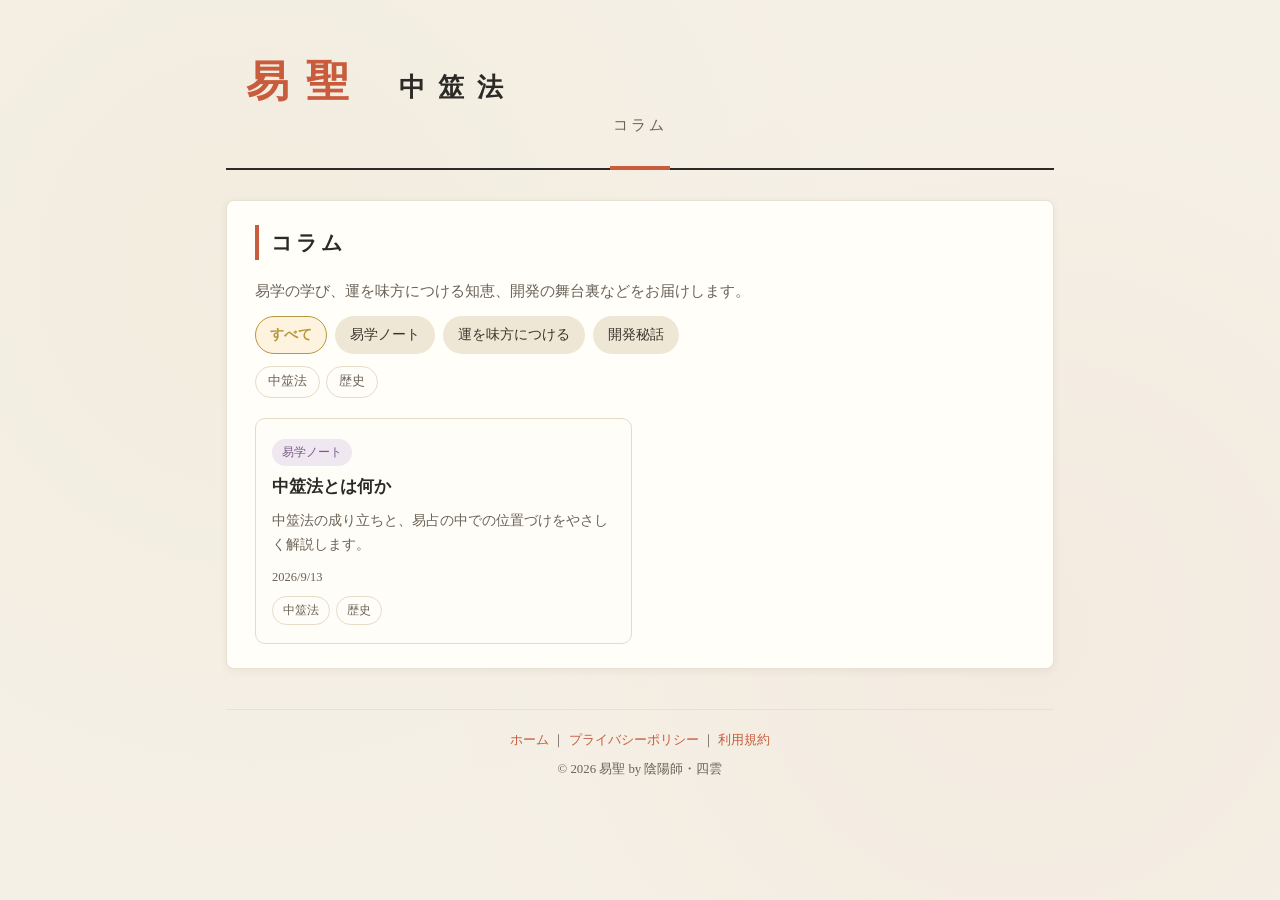
<file: column/index.html>
<!DOCTYPE html>
<html lang="ja">
<head>
<meta charset="UTF-8">
<meta name="viewport" content="width=device-width, initial-scale=1.0">
<title>コラム - 易聖（中筮法）</title>
<meta name="description" content="易聖（中筮法）のコラム。易学ノート、運を味方につける知恵、開発秘話などをお届けします。">
<link rel="icon" type="image/svg+xml" href="../icon.svg">
<link rel="apple-touch-icon" href="../icon.svg">
<meta name="theme-color" content="#2c2a26">
<link rel="stylesheet" href="../css/style.css">
</head>
<body>
<div class="container">

  <header class="header">
    <div class="header-title">
      <h1 class="title">
        <a href="../" style="text-decoration:none; color:inherit; display:flex; align-items:baseline; gap:20px;">
          <span class="brand-name">易聖</span><span class="title-sub">中筮法</span>
        </a>
      </h1>
      <p class="subtitle">コラム</p>
    </div>
  </header>

  <main>
    <section class="section">
      <h2>コラム</h2>
      <p class="column-intro">
        易学の学び、運を味方につける知恵、開発の舞台裏などをお届けします。
      </p>

      <!-- カテゴリタブ（「すべて」＋3種。JSで描画） -->
      <div class="column-tabs" id="column-tabs"></div>

      <!-- タグの絞り込みチップ（複数選択可。JSで描画） -->
      <div class="column-tags" id="column-tags"></div>

      <!-- 記事カード一覧（新着順。空なら空状態メッセージ） -->
      <div class="column-list" id="column-list"></div>
    </section>
  </main>

  <footer class="footer">
    <p class="footer-links">
      <a href="../">ホーム</a> ｜
      <a href="../privacy.html">プライバシーポリシー</a> ｜
      <a href="../terms.html">利用規約</a>
    </p>
    <p>&copy; 2026 易聖 by 陰陽師・四雲</p>
  </footer>
</div>

<script src="../data/columns.js"></script>
<script src="column.js"></script>
</body>
</html>
</file>
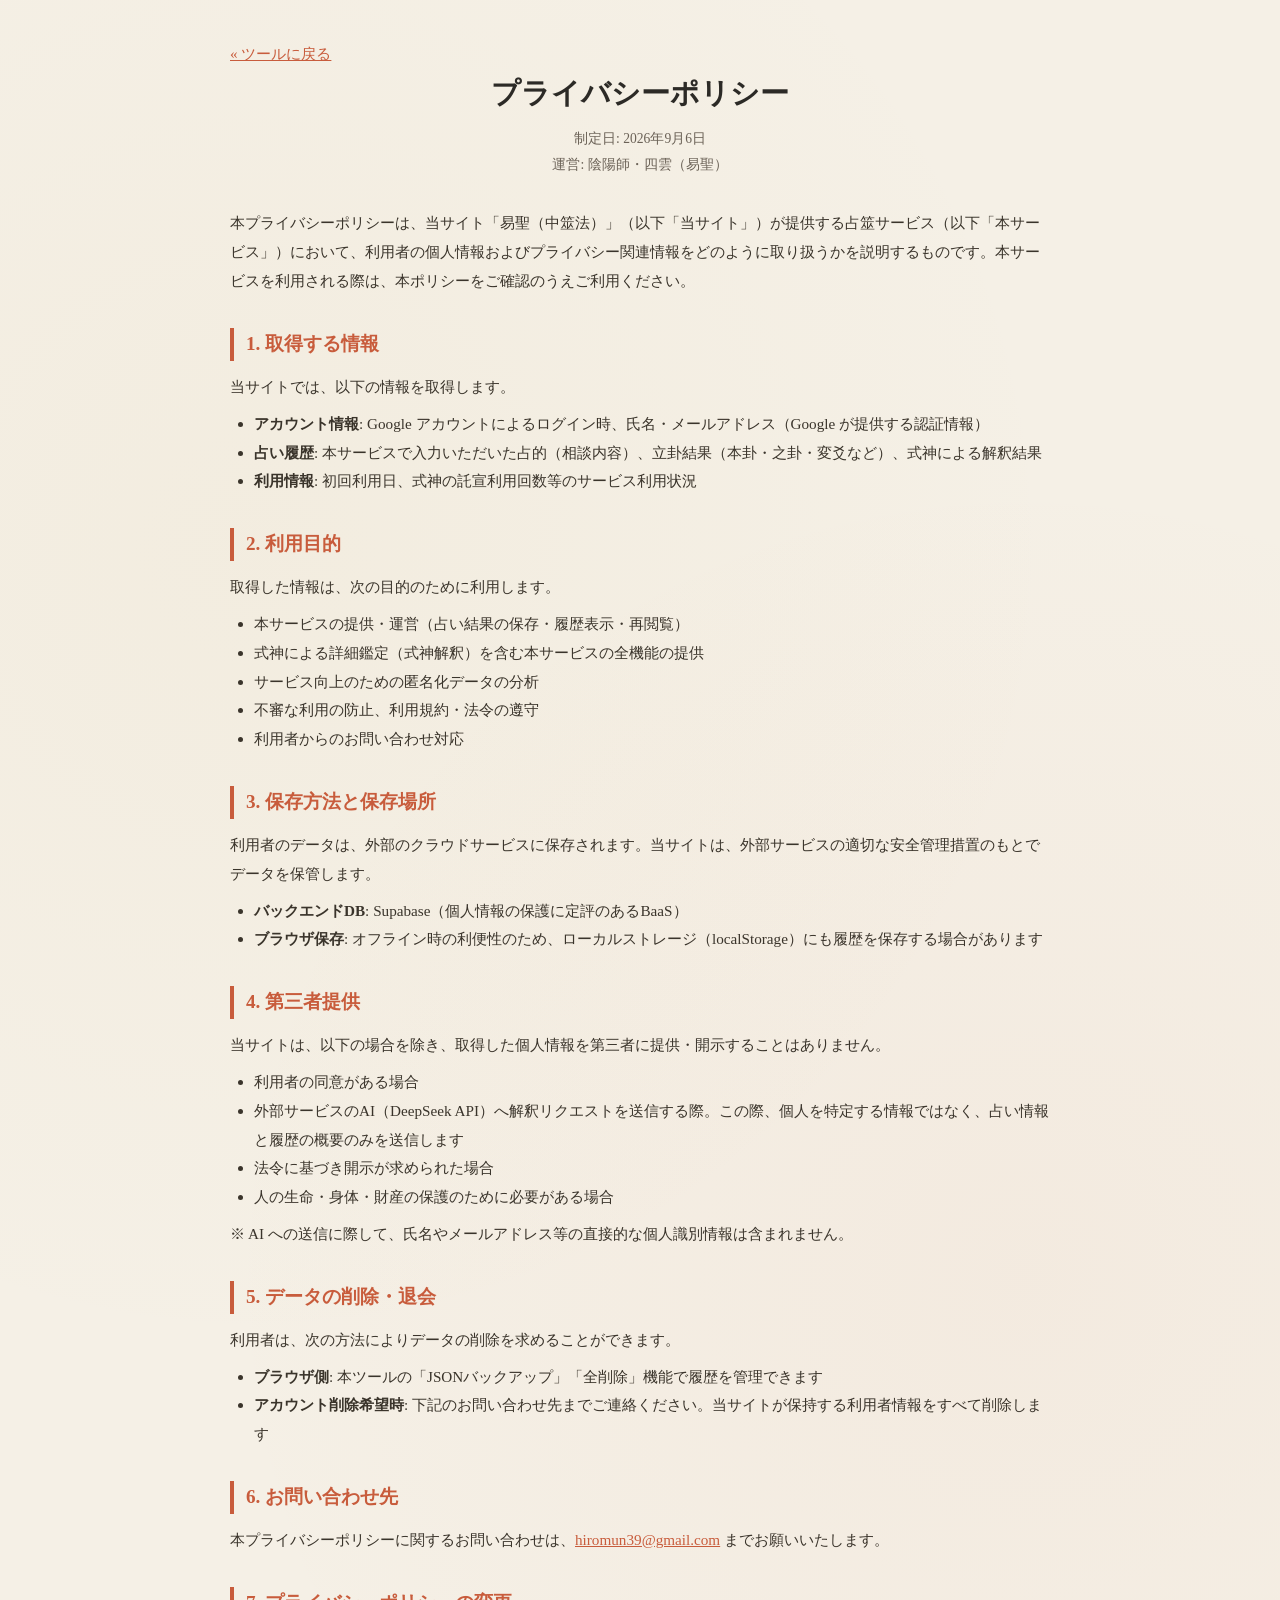
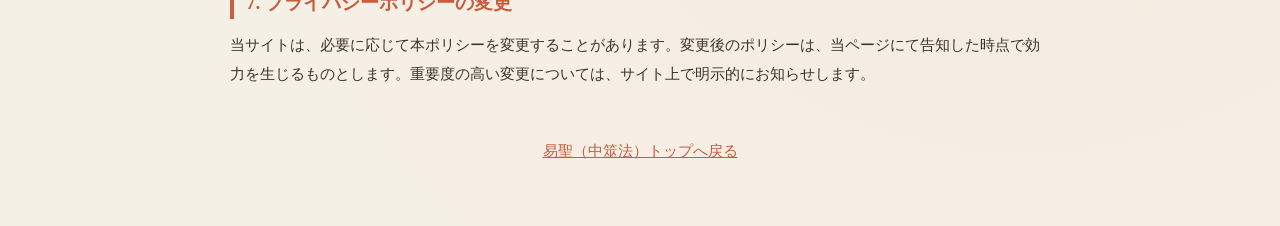
<file: privacy.html>
<!DOCTYPE html>
<html lang="ja">
<head>
<meta charset="UTF-8">
<meta name="viewport" content="width=device-width, initial-scale=1.0">
<title>プライバシーポリシー - 易聖（中筮法）</title>
<link rel="stylesheet" href="css/style.css">
</head>
<body>
<div class="legal-page">
<p><a href="./">&laquo; ツールに戻る</a></p>
<h1>プライバシーポリシー</h1>
<p class="updated">制定日: 2026年9月6日<br>運営: 陰陽師・四雲（易聖）</p>
<p>本プライバシーポリシーは、当サイト「易聖（中筮法）」（以下「当サイト」）が提供する占筮サービス（以下「本サービス」）において、利用者の個人情報およびプライバシー関連情報をどのように取り扱うかを説明するものです。本サービスを利用される際は、本ポリシーをご確認のうえご利用ください。</p>
<h2>1. 取得する情報</h2>
<p>当サイトでは、以下の情報を取得します。</p>
<ul>
<li><strong>アカウント情報</strong>: Google アカウントによるログイン時、氏名・メールアドレス（Google が提供する認証情報）</li>
<li><strong>占い履歴</strong>: 本サービスで入力いただいた占的（相談内容）、立卦結果（本卦・之卦・変爻など）、式神による解釈結果</li>
<li><strong>利用情報</strong>: 初回利用日、式神の託宣利用回数等のサービス利用状況</li>
</ul>
<h2>2. 利用目的</h2>
<p>取得した情報は、次の目的のために利用します。</p>
<ul>
<li>本サービスの提供・運営（占い結果の保存・履歴表示・再閲覧）</li>
<li>式神による詳細鑑定（式神解釈）を含む本サービスの全機能の提供</li>
<li>サービス向上のための匿名化データの分析</li>
<li>不審な利用の防止、利用規約・法令の遵守</li>
<li>利用者からのお問い合わせ対応</li>
</ul>
<h2>3. 保存方法と保存場所</h2>
<p>利用者のデータは、外部のクラウドサービスに保存されます。当サイトは、外部サービスの適切な安全管理措置のもとでデータを保管します。</p>
<ul>
<li><strong>バックエンドDB</strong>: Supabase（個人情報の保護に定評のあるBaaS）</li>
<li><strong>ブラウザ保存</strong>: オフライン時の利便性のため、ローカルストレージ（localStorage）にも履歴を保存する場合があります</li>
</ul>
<h2>4. 第三者提供</h2>
<p>当サイトは、以下の場合を除き、取得した個人情報を第三者に提供・開示することはありません。</p>
<ul>
<li>利用者の同意がある場合</li>
<li>外部サービスのAI（DeepSeek API）へ解釈リクエストを送信する際。この際、個人を特定する情報ではなく、占い情報と履歴の概要のみを送信します</li>
<li>法令に基づき開示が求められた場合</li>
<li>人の生命・身体・財産の保護のために必要がある場合</li>
</ul>
<p>※ AI への送信に際して、氏名やメールアドレス等の直接的な個人識別情報は含まれません。</p>
<h2>5. データの削除・退会</h2>
<p>利用者は、次の方法によりデータの削除を求めることができます。</p>
<ul>
<li><strong>ブラウザ側</strong>: 本ツールの「JSONバックアップ」「全削除」機能で履歴を管理できます</li>
<li><strong>アカウント削除希望時</strong>: 下記のお問い合わせ先までご連絡ください。当サイトが保持する利用者情報をすべて削除します</li>
</ul>
<h2>6. お問い合わせ先</h2>
<p>本プライバシーポリシーに関するお問い合わせは、<a href="mailto:hiromun39@gmail.com">hiromun39@gmail.com</a> までお願いいたします。</p>
<h2>7. プライバシーポリシーの変更</h2>
<p>当サイトは、必要に応じて本ポリシーを変更することがあります。変更後のポリシーは、当ページにて告知した時点で効力を生じるものとします。重要度の高い変更については、サイト上で明示的にお知らせします。</p>
<p class="back-link"><a href="./">易聖（中筮法）トップへ戻る</a></p>
</div>
</body>
</html>
</file>
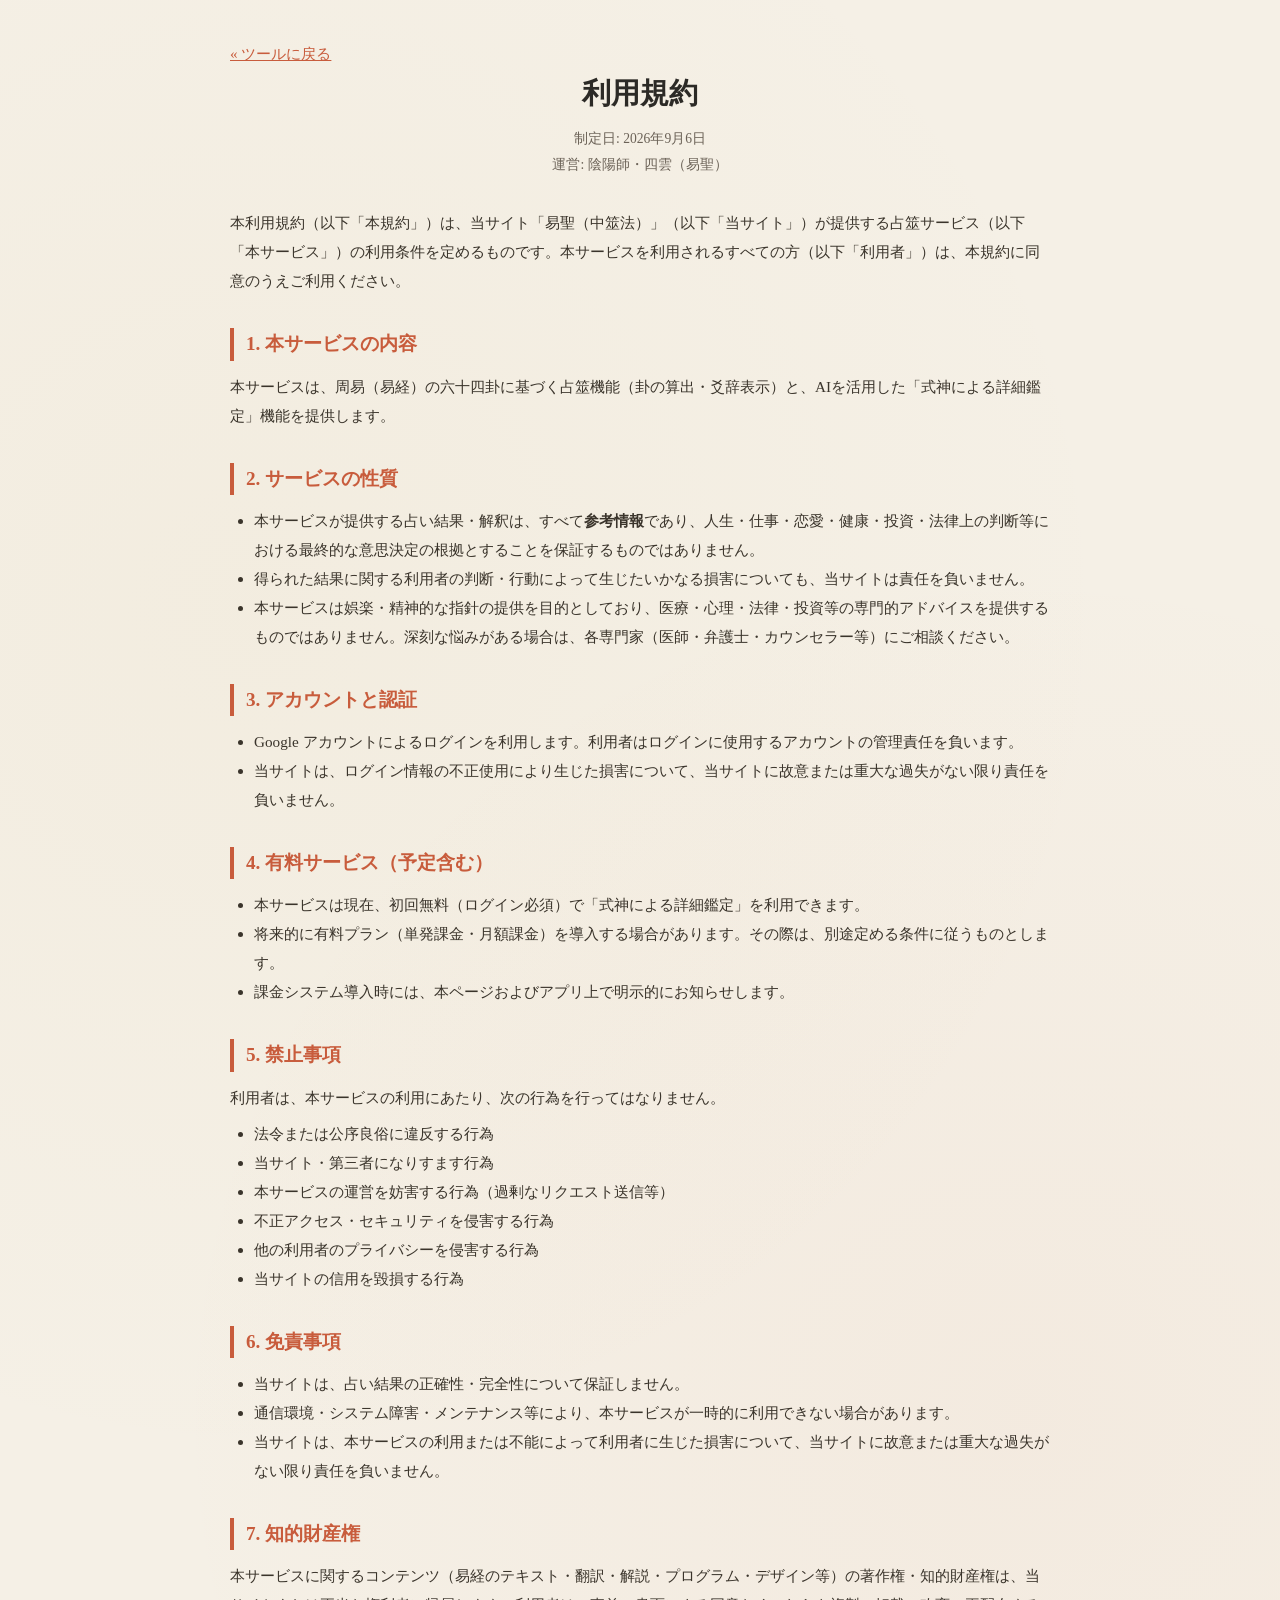
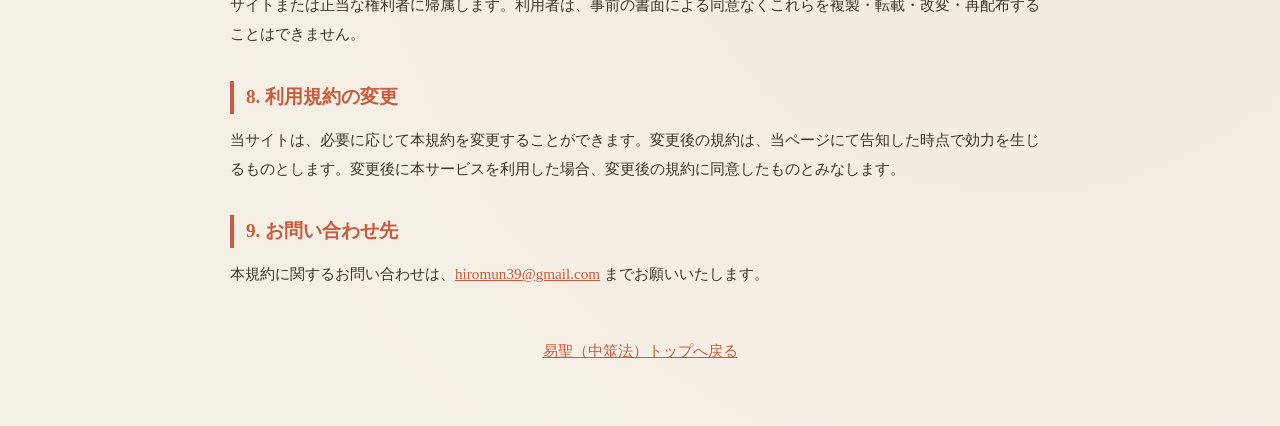
<file: terms.html>
<!DOCTYPE html>
<html lang="ja">
<head>
<meta charset="UTF-8">
<meta name="viewport" content="width=device-width, initial-scale=1.0">
<title>利用規約 - 易聖（中筮法）</title>
<link rel="stylesheet" href="css/style.css">
</head>
<body>
<div class="legal-page">
<p><a href="./">&laquo; ツールに戻る</a></p>
<h1>利用規約</h1>
<p class="updated">制定日: 2026年9月6日<br>運営: 陰陽師・四雲（易聖）</p>
<p>本利用規約（以下「本規約」）は、当サイト「易聖（中筮法）」（以下「当サイト」）が提供する占筮サービス（以下「本サービス」）の利用条件を定めるものです。本サービスを利用されるすべての方（以下「利用者」）は、本規約に同意のうえご利用ください。</p>
<h2>1. 本サービスの内容</h2>
<p>本サービスは、周易（易経）の六十四卦に基づく占筮機能（卦の算出・爻辞表示）と、AIを活用した「式神による詳細鑑定」機能を提供します。</p>
<h2>2. サービスの性質</h2>
<ul>
<li>本サービスが提供する占い結果・解釈は、すべて<strong>参考情報</strong>であり、人生・仕事・恋愛・健康・投資・法律上の判断等における最終的な意思決定の根拠とすることを保証するものではありません。</li>
<li>得られた結果に関する利用者の判断・行動によって生じたいかなる損害についても、当サイトは責任を負いません。</li>
<li>本サービスは娯楽・精神的な指針の提供を目的としており、医療・心理・法律・投資等の専門的アドバイスを提供するものではありません。深刻な悩みがある場合は、各専門家（医師・弁護士・カウンセラー等）にご相談ください。</li>
</ul>
<h2>3. アカウントと認証</h2>
<ul>
<li>Google アカウントによるログインを利用します。利用者はログインに使用するアカウントの管理責任を負います。</li>
<li>当サイトは、ログイン情報の不正使用により生じた損害について、当サイトに故意または重大な過失がない限り責任を負いません。</li>
</ul>
<h2>4. 有料サービス（予定含む）</h2>
<ul>
<li>本サービスは現在、初回無料（ログイン必須）で「式神による詳細鑑定」を利用できます。</li>
<li>将来的に有料プラン（単発課金・月額課金）を導入する場合があります。その際は、別途定める条件に従うものとします。</li>
<li>課金システム導入時には、本ページおよびアプリ上で明示的にお知らせします。</li>
</ul>
<h2>5. 禁止事項</h2>
<p>利用者は、本サービスの利用にあたり、次の行為を行ってはなりません。</p>
<ul>
<li>法令または公序良俗に違反する行為</li>
<li>当サイト・第三者になりすます行為</li>
<li>本サービスの運営を妨害する行為（過剰なリクエスト送信等）</li>
<li>不正アクセス・セキュリティを侵害する行為</li>
<li>他の利用者のプライバシーを侵害する行為</li>
<li>当サイトの信用を毀損する行為</li>
</ul>
<h2>6. 免責事項</h2>
<ul>
<li>当サイトは、占い結果の正確性・完全性について保証しません。</li>
<li>通信環境・システム障害・メンテナンス等により、本サービスが一時的に利用できない場合があります。</li>
<li>当サイトは、本サービスの利用または不能によって利用者に生じた損害について、当サイトに故意または重大な過失がない限り責任を負いません。</li>
</ul>
<h2>7. 知的財産権</h2>
<p>本サービスに関するコンテンツ（易経のテキスト・翻訳・解説・プログラム・デザイン等）の著作権・知的財産権は、当サイトまたは正当な権利者に帰属します。利用者は、事前の書面による同意なくこれらを複製・転載・改変・再配布することはできません。</p>
<h2>8. 利用規約の変更</h2>
<p>当サイトは、必要に応じて本規約を変更することができます。変更後の規約は、当ページにて告知した時点で効力を生じるものとします。変更後に本サービスを利用した場合、変更後の規約に同意したものとみなします。</p>
<h2>9. お問い合わせ先</h2>
<p>本規約に関するお問い合わせは、<a href="mailto:hiromun39@gmail.com">hiromun39@gmail.com</a> までお願いいたします。</p>
<p class="back-link"><a href="./">易聖（中筮法）トップへ戻る</a></p>
</div>
</body>
</html>
</file>
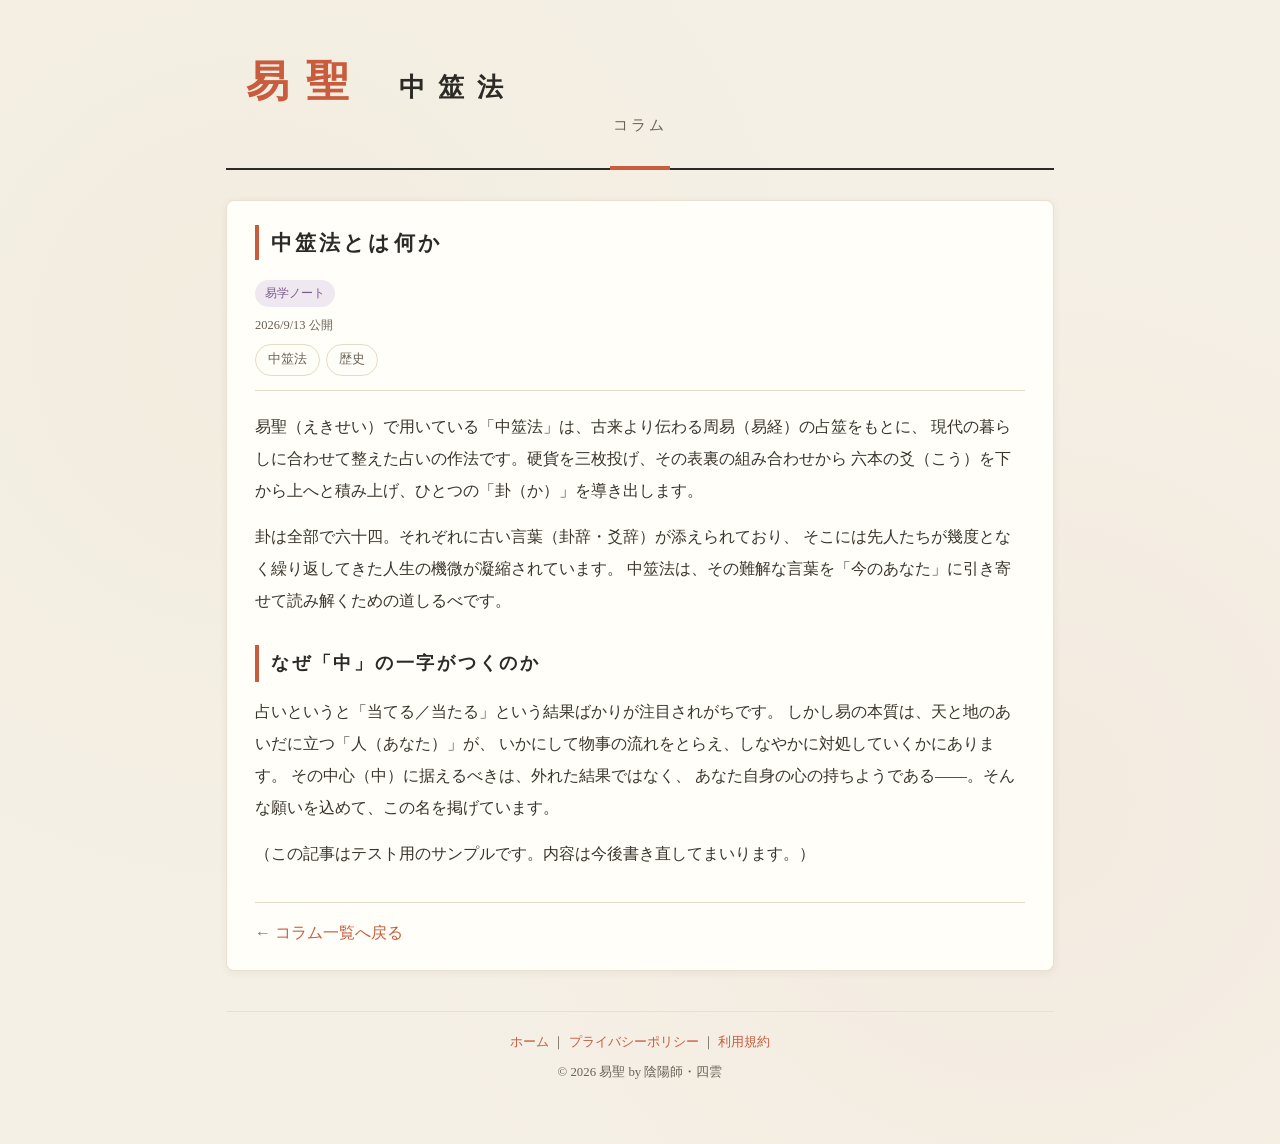
<file: column/chuseiho-basics.html>
<!DOCTYPE html>
<html lang="ja">
<head>
<meta charset="UTF-8">
<meta name="viewport" content="width=device-width, initial-scale=1.0">
<title>中筮法とは何か - 易聖（中筮法）</title>
<meta name="description" content="中筮法の成り立ちと、易占の中での位置づけをやさしく解説します。">
<link rel="icon" type="image/svg+xml" href="../icon.svg">
<link rel="apple-touch-icon" href="../icon.svg">
<meta name="theme-color" content="#2c2a26">
<link rel="stylesheet" href="../css/style.css">
</head>
<body>
<div class="container">

  <header class="header">
    <div class="header-title">
      <h1 class="title">
        <a href="../" style="text-decoration:none; color:inherit; display:flex; align-items:baseline; gap:20px;">
          <span class="brand-name">易聖</span><span class="title-sub">中筮法</span>
        </a>
      </h1>
      <p class="subtitle">コラム</p>
    </div>
  </header>

  <main>
    <section class="section">
      <h2>中筮法とは何か</h2>

      <div class="column-article-meta">
        <span class="column-card-category">易学ノート</span>
        <div class="column-card-meta">2026/9/13 公開</div>
        <div class="column-article-tags">
          <span class="column-tag">中筮法</span>
          <span class="column-tag">歴史</span>
        </div>
      </div>

      <div class="column-article-body" id="article-body">
        <p>
          易聖（えきせい）で用いている「中筮法」は、古来より伝わる周易（易経）の占筮をもとに、
          現代の暮らしに合わせて整えた占いの作法です。硬貨を三枚投げ、その表裏の組み合わせから
          六本の爻（こう）を下から上へと積み上げ、ひとつの「卦（か）」を導き出します。
        </p>
        <p>
          卦は全部で六十四。それぞれに古い言葉（卦辞・爻辞）が添えられており、
          そこには先人たちが幾度となく繰り返してきた人生の機微が凝縮されています。
          中筮法は、その難解な言葉を「今のあなた」に引き寄せて読み解くための道しるべです。
        </p>
        <h2>なぜ「中」の一字がつくのか</h2>
        <p>
          占いというと「当てる／当たる」という結果ばかりが注目されがちです。
          しかし易の本質は、天と地のあいだに立つ「人（あなた）」が、
          いかにして物事の流れをとらえ、しなやかに対処していくかにあります。
          その中心（中）に据えるべきは、外れた結果ではなく、
          あなた自身の心の持ちようである——。そんな願いを込めて、この名を掲げています。
        </p>
        <p>
          （この記事はテスト用のサンプルです。内容は今後書き直してまいります。）
        </p>
      </div>

      <div class="column-back-link">
        <a href="./">← コラム一覧へ戻る</a>
      </div>
    </section>
  </main>

  <footer class="footer">
    <p class="footer-links">
      <a href="../">ホーム</a> ｜
      <a href="../privacy.html">プライバシーポリシー</a> ｜
      <a href="../terms.html">利用規約</a>
    </p>
    <p>© 2026 易聖 by 陰陽師・四雲</p>
  </footer>
</div>
</body>
</html>
</file>
<file: css/style.css>
/* ============ 法務ページ（プライバシー・規約） ============ */
.legal-page { max-width: 860px; margin: 0 auto; padding: 40px 20px 60px; }
.legal-page h1 { text-align: center; color: var(--sumi); font-size: 1.8em; margin-bottom: 8px; }
.legal-page .updated { text-align: center; color: var(--text-sub); font-size: 0.85em; margin-bottom: 32px; }
.legal-page h2 { color: var(--shu); font-size: 1.2em; margin-top: 32px; margin-bottom: 12px; border-left: 4px solid var(--shu); padding-left: 12px; }
.legal-page p, .legal-page li { color: var(--text); font-size: 0.95em; line-height: 1.9; }
.legal-page ul { padding-left: 24px; margin: 8px 0; }
.legal-page a { color: var(--shu); }
.legal-page .back-link { display: block; text-align: center; margin-top: 48px; }

/* =========================================
   中筮法 - 和風スタイル
   墨・朱・金を基調とした落ち着いたデザイン
   ========================================= */

:root {
  --sumi: #2c2a26;        /* 墨 */
  --sumi-light: #4a453e;
  --shu: #c85c3c;         /* 朱 */
  --kin: #b8963e;         /* 金 */
  --washi: #f5f0e6;       /* 和紙 */
  --washi-dark: #e8e0d0;
  --text: #3a342b;
  --text-sub: #6b6257;
  --hen: #a82b2b;         /* 変爻色 */
  --good: #2d6a4f;        /* 吉 */
  --bad: #a82b2b;         /* 凶 */
}

* {
  margin: 0;
  padding: 0;
  box-sizing: border-box;
}

body {
  font-family: "Hiragino Mincho ProN", "Yu Mincho", "MS Mincho", serif;
  background-color: var(--washi);
  background-image:
    radial-gradient(circle at 20% 30%, rgba(184,150,62,0.04) 0%, transparent 50%),
    radial-gradient(circle at 80% 70%, rgba(200,92,60,0.04) 0%, transparent 50%);
  color: var(--text);
  line-height: 1.7;
  min-height: 100vh;
}

.container {
  max-width: 860px;
  margin: 0 auto;
  padding: 20px 16px 60px;
}

/* ---------- ヘッダー ---------- */
.header {
  display: flex;
  align-items: center;
  justify-content: space-between;
  flex-wrap: wrap;
  gap: 10px;
  text-align: center;
  padding: 40px 20px 30px;
  border-bottom: 2px solid var(--sumi);
  margin-bottom: 30px;
  position: relative;
}

.header::after {
  content: "";
  position: absolute;
  bottom: -2px;
  left: 50%;
  transform: translateX(-50%);
  width: 60px;
  height: 4px;
  background: var(--shu);
}

.header-title {
  flex: 1;
  min-width: 200px;
}

.title {
  display: flex;
  align-items: baseline;
  justify-content: flex-start;
  gap: 20px;
  color: var(--sumi);
  font-weight: 700;
}

/* 商標（易聖）：左端・大きく・朱色 */
.brand-name {
  font-size: 2.7rem;
  letter-spacing: 0.4em;
  color: var(--shu);
  font-weight: 700;
  line-height: 1;
}

/* サービス名（中筮法）：易聖より小さく・色は墨のまま */
.title-sub {
  font-size: 1.6rem;
  letter-spacing: 0.5em;
  text-indent: 0.5em; /* 字間補正 */
  color: var(--sumi);
  font-weight: 700;
  line-height: 1.2;
}

.subtitle {
  margin-top: 8px;
  font-size: 0.95rem;
  color: var(--text-sub);
  letter-spacing: 0.2em;
}

.auth-area {
  display: flex;
  align-items: center;
  gap: 8px;
  flex-shrink: 0;
}

.auth-user {
  display: inline-flex;
  align-items: center;
  gap: 6px;
  font-size: 0.85rem;
  color: var(--text);
  background: var(--washi-dark);
  border: 1px solid var(--kin);
  border-radius: 20px;
  padding: 4px 12px;
}

.auth-user-icon {
  display: block;
  flex-shrink: 0;
}

.btn-auth {
  background: var(--kin);
  color: #fff;
  border: none;
  border-radius: 20px;
  padding: 6px 16px;
  font-size: 0.9rem;
  cursor: pointer;
  transition: opacity 0.2s;
}

.btn-auth:hover {
  opacity: 0.85;
}

.btn-auth-out {
  background: transparent;
  color: var(--text-sub);
  border: 1px solid var(--text-sub);
  border-radius: 20px;
  padding: 6px 16px;
  font-size: 0.9rem;
  cursor: pointer;
  transition: opacity 0.2s;
}

.btn-auth-out:hover {
  opacity: 0.7;
}

/* 保存済みセッションあり：認証確定までログインボタンを不可視（高さは維持） */
.has-session #auth-login-box { visibility: hidden; }

/* 未ログイン時：ログインボタン＋安心マイクロコピー（Google連携の心理障壁軽減） */
.auth-login-box {
  display: flex;
  flex-direction: column;
  align-items: flex-end;
  gap: 5px;
}

.auth-login-note {
  display: inline-flex;
  align-items: center;
  gap: 4px;
  font-size: 9.5px;
  color: #2d6a4f;
  border-bottom: 1px solid rgba(45, 106, 79, 0.22);
  padding-bottom: 1px;
  line-height: 1.4;
}

.auth-login-note-lock {
  font-size: 10px;
  flex-shrink: 0;
}

.auth-login-detail {
  display: flex;
  gap: 8px;
  align-items: flex-start;
  max-width: 240px;
  background: rgba(45, 106, 79, 0.07);
  border: 1px solid rgba(45, 106, 79, 0.22);
  border-radius: 3px;
  padding: 9px 11px;
  text-align: left;
}

.auth-login-detail-lock {
  font-size: 13px;
  flex-shrink: 0;
  line-height: 1.2;
}

.auth-login-detail-title {
  font-size: 10.5px;
  color: #2d6a4f;
  font-weight: 600;
  margin-bottom: 2px;
}

.auth-login-detail-text {
  font-size: 10px;
  color: #3d5a4c;
  line-height: 1.7;
}

/* ---------- データステータス ---------- */
.data-status {
  text-align: center;
  font-size: 0.85rem;
  color: var(--text-sub);
  margin-bottom: 20px;
}

.data-status.loaded {
  color: var(--good);
}

/* ---------- 占的入力 ---------- */
.fortune-input {
  margin-bottom: 20px;
  padding: 14px 16px;
  background: var(--washi);
  border: 1px solid var(--washi-dark);
  border-radius: 6px;
}

.fortune-input label {
  display: block;
  font-size: 0.95rem;
  color: var(--text);
  margin-bottom: 8px;
  letter-spacing: 0.08em;
}

.fortune-input .input-note {
  font-size: 0.8rem;
  color: var(--text-sub);
  margin-left: 6px;
}

.fortune-input textarea {
  width: 100%;
  min-height: 70px;
  padding: 10px 12px;
  border: 1px solid var(--washi-dark);
  border-radius: 6px;
  font-family: inherit;
  font-size: 0.95rem;
  line-height: 1.7;
  background: #fffef9;
  color: var(--text);
  resize: vertical;
  transition: border-color 0.2s;
}

.fortune-input textarea:focus {
  outline: none;
  border-color: var(--shu);
  box-shadow: 0 0 0 2px rgba(200,92,60,0.1);
}

.input-counter {
  text-align: right;
  font-size: 0.8rem;
  color: var(--text-sub);
  margin-top: 6px;
}

.input-counter.near-limit {
  color: var(--shu);
}

/* ---------- セクション ---------- */
.section {
  background: #fffef9;
  border: 1px solid var(--washi-dark);
  border-radius: 8px;
  padding: 24px 28px;
  margin-bottom: 28px;
  box-shadow: 0 2px 8px rgba(44,42,38,0.06);
}

.section h2 {
  font-size: 1.3rem;
  color: var(--sumi);
  border-left: 4px solid var(--shu);
  padding-left: 12px;
  margin-bottom: 18px;
  letter-spacing: 0.15em;
}

.section h3 {
  font-size: 1.05rem;
  color: var(--sumi);
  margin: 20px 0 10px;
}

.section p {
  margin-bottom: 12px;
}

/* ---------- 説明テーブル ---------- */
.rule-table {
  overflow-x: auto;
  margin-top: 16px;
}

.rule-table table {
  width: 100%;
  max-width: 420px;
  margin: 0 auto;
  border-collapse: collapse;
  font-size: 0.95rem;
}

.rule-table th {
  background: var(--sumi);
  color: #f5f0e6;
  padding: 8px 12px;
  font-weight: normal;
}

.rule-table td {
  border: 1px solid var(--washi-dark);
  padding: 8px 12px;
  text-align: center;
}

.rule-table th:first-child {
  border-radius: 4px 0 0 0;
}

.hen {
  color: var(--hen);
  font-weight: bold;
}

/* ---------- コインエリア ---------- */
.coin-area {
  display: flex;
  align-items: center;
  justify-content: center;
  gap: 24px;
  padding: 20px;
  min-height: 140px;
  flex-wrap: wrap;
}

.coins {
  display: flex;
  gap: 12px;
}

.coin {
  width: 60px;
  height: 60px;
  border-radius: 50%;
  background: radial-gradient(circle at 35% 30%, #d4b860, #a88330 70%);
  border: 3px solid #8a6a20;
  display: flex;
  align-items: center;
  justify-content: center;
  font-size: 1.2rem;
  font-weight: bold;
  color: #5a4a10;
  box-shadow: 0 4px 8px rgba(0,0,0,0.25), inset 0 2px 4px rgba(255,255,255,0.3);
  transition: transform 0.1s;
}

.coin.flipping {
  animation: coin-flip 0.5s ease-in-out;
}

.coin.head {
  background: radial-gradient(circle at 35% 30%, #e8d070, #b8963e 70%);
}

.coin.tail {
  background: radial-gradient(circle at 35% 30%, #8a8a80, #5a5a50 70%);
}

@keyframes coin-flip {
  0% { transform: rotateY(0deg) scale(1); }
  50% { transform: rotateY(360deg) scale(0.8); }
  100% { transform: rotateY(720deg) scale(1); }
}

.yao-result {
  font-size: 2.2rem;
  min-width: 80px;
  text-align: center;
  border: 2px solid var(--washi-dark);
  border-radius: 8px;
  padding: 8px 16px;
  background: var(--washi);
  color: var(--text-sub);
  transition: all 0.3s;
}

.yao-result.active {
  border-color: var(--shu);
  color: var(--sumi);
  box-shadow: 0 2px 12px rgba(200,92,60,0.15);
}

/* ---------- ボタン ---------- */
.controls {
  display: flex;
  justify-content: center;
  gap: 12px;
  margin-top: 16px;
  flex-wrap: wrap;
}

.btn {
  font-family: inherit;
  font-size: 1rem;
  padding: 12px 28px;
  border: none;
  border-radius: 6px;
  cursor: pointer;
  transition: all 0.2s;
  letter-spacing: 0.1em;
}

.btn:disabled {
  opacity: 0.4;
  cursor: not-allowed;
}

.btn-primary {
  background: var(--shu);
  color: #fff;
  box-shadow: 0 3px 6px rgba(200,92,60,0.3);
}

.btn-primary:hover:not(:disabled) {
  background: #b04e30;
  transform: translateY(-1px);
}

.btn-secondary {
  background: var(--washi-dark);
  color: var(--text);
}

.btn-secondary:hover:not(:disabled) {
  background: #d8d0c0;
}

.btn-reset {
  background: #e8e0d0;
  color: var(--text-sub);
}

.btn-reset:hover:not(:disabled) {
  background: #d8d0c0;
}

.btn-ai {
  background: var(--kin);
  color: #fff;
}

.btn-ai:hover:not(:disabled) {
  background: #a0822e;
}

/* ---------- 進捗表示 ---------- */
.progress {
  margin-top: 24px;
}

.progress-label {
  text-align: center;
  font-size: 0.85rem;
  color: var(--text-sub);
  margin-bottom: 8px;
  letter-spacing: 0.2em;
}

.yao-slots {
  display: flex;
  justify-content: center;
  gap: 6px;
  flex-wrap: wrap;
}

.yao-slot {
  width: 56px;
  height: 40px;
  border: 1px solid var(--washi-dark);
  background: #fffef9;
  border-radius: 4px;
  display: flex;
  flex-direction: column;
  align-items: center;
  justify-content: center;
  font-size: 0.7rem;
  color: var(--text-sub);
  transition: all 0.3s;
}

.yao-slot .bar {
  width: 28px;
  height: 8px;
  border-radius: 2px;
  margin: 3px 0;
}

.yao-slot .bar.old {
  background: var(--hen);
  position: relative;
}

.yao-slot .bar.old::after {
  content: "●";
  position: absolute;
  right: -6px;
  top: 50%;
  transform: translateY(-50%);
  font-size: 8px;
  color: var(--hen);
}

.yao-slot.filled {
  border-color: var(--sumi);
  background: var(--washi);
}

/* ---------- 結果表示 ---------- */
.result-card {
  border: 1px solid var(--washi-dark);
  border-radius: 8px;
  padding: 20px;
  margin-bottom: 16px;
  background: #fffef9;
}

.result-card h3 {
  color: var(--shu);
  border-bottom: 1px solid var(--washi-dark);
  padding-bottom: 8px;
  margin-bottom: 12px;
}

.kua-header {
  display: flex;
  align-items: center;
  gap: 16px;
  margin-bottom: 8px;
}

.kua-symbol {
  font-size: 2.2rem;
  line-height: 1;
}

.kua-name {
  font-size: 1.3rem;
  font-weight: bold;
  color: var(--sumi);
}

.kua-number {
  font-size: 0.8rem;
  color: var(--text-sub);
  background: var(--washi);
  padding: 2px 10px;
  border-radius: 10px;
}

.kua-line {
  font-family: monospace;
  font-size: 1.1rem;
  letter-spacing: 0.3em;
  color: var(--text-sub);
  margin-top: 4px;
}

.yin-yang-info {
  display: flex;
  flex-direction: column;
  gap: 4px;
  font-size: 0.9rem;
}

.henyo-row {
  background: #faf6ee;
  border-left: 3px solid var(--hen);
  padding: 10px 14px;
  border-radius: 0 6px 6px 0;
  margin: 8px 0;
  font-size: 0.95rem;
  color: var(--hen);
}

/* ---------- 変卦グリッド ---------- */
.kua-grid {
  display: grid;
  grid-template-columns: 1fr;
  gap: 14px;
  margin-top: 12px;
}

@media (min-width: 640px) {
  .kua-grid {
    grid-template-columns: 1fr 1fr;
  }
}

/* ---------- 本卦 一言お告げ ---------- */
.kua-catch {
  background: linear-gradient(135deg, #faf3e3, #f5e8c8);
  border: 1px solid var(--kin);
  border-left: 4px solid var(--shu);
  border-radius: 6px;
  padding: 12px 14px;
  margin: 10px 0;
  font-size: 1rem;
  font-weight: bold;
  color: var(--sumi);
}

/* ---------- AIモック解釈 ---------- */
.ai-mock {
  line-height: 1.9;
}

.ai-mock p {
  margin-bottom: 10px;
}

.ai-kami {
  font-size: 1.2rem;
  font-weight: bold;
  color: var(--shu);
  border-bottom: 2px solid var(--kin);
  padding-bottom: 8px;
  margin-bottom: 14px !important;
  letter-spacing: 0.15em;
}

.ai-lead {
  font-size: 1.05rem;
  font-weight: bold;
  color: var(--sumi);
}

.ai-catch {
  background: #faf3e3;
  border-left: 3px solid var(--kin);
  padding: 8px 12px;
  border-radius: 0 6px 6px 0;
  font-weight: bold;
  color: var(--sumi);
}

.ai-kambun {
  font-size: 1.1rem;
  font-weight: bold;
  color: var(--sumi);
  font-style: italic;
}

.ai-gendai {
  color: var(--text-sub);
}

.ai-yao {
  background: var(--washi);
  border-radius: 6px;
  padding: 12px 14px;
  margin: 10px 0;
}

.ai-yao-label {
  font-size: 0.85rem;
  color: var(--shu);
  font-weight: bold;
  margin-bottom: 4px;
}

.ai-future {
  background: #f0f7f0;
  border-left: 3px solid var(--good);
  padding: 10px 14px;
  border-radius: 0 6px 6px 0;
  font-weight: bold;
  color: var(--good);
  margin-top: 14px;
}

.ai-disclaimer {
  background: #faf6ee;
  border: 1px dashed var(--kin);
  border-radius: 6px;
  padding: 12px 14px;
  margin-top: 16px;
  font-size: 0.85rem;
  color: var(--text-sub);
  text-align: center;
}

.ai-disclaimer p {
  margin-bottom: 4px !important;
}

/* ---------- 変卦折りたたみ ---------- */
.henkaku-fold {
  margin-top: 8px;
}

.fold-toggle {
  width: 100%;
  font-family: inherit;
  font-size: 0.95rem;
  padding: 12px 16px;
  background: var(--washi);
  border: 1px solid var(--washi-dark);
  border-left: 4px solid var(--kin);
  border-radius: 6px;
  cursor: pointer;
  color: var(--text);
  text-align: left;
  letter-spacing: 0.08em;
  transition: background 0.2s;
}

.fold-toggle:hover {
  background: #f0ead9;
}

.fold-icon {
  display: inline-block;
  margin-right: 6px;
  color: var(--kin);
  transition: transform 0.2s;
}

.fold-body {
  margin-top: 4px;
  display: none; /* 初期状態では折りたたむ */
}

/* ---------- 神託見出し ---------- */
.yaoji-oracle {
  background: linear-gradient(135deg, #faf3e3, #f5e8c8);
  border: 1px solid var(--kin);
  border-radius: 6px;
  padding: 10px 16px;
  margin: 12px 0;
  font-size: 1.05rem;
  font-weight: bold;
  color: var(--sumi);
  text-align: center;
  letter-spacing: 0.1em;
}

/* ---------- 爻辞 ---------- */
.yaoji-card {
  border: 1px solid var(--washi-dark);
  border-radius: 8px;
  padding: 18px;
  margin-bottom: 12px;
  background: #fffef9;
}

.yaoji-card.main {
  border-left: 4px solid var(--shu);
}

.yaoji-card.jun {
  border-left: 4px solid var(--kin);
  opacity: 0.9;
}

.yaoji-label {
  font-size: 0.85rem;
  color: var(--text-sub);
  margin-bottom: 6px;
}

.yaoji-kambun {
  font-size: 1.1rem;
  font-weight: bold;
  color: var(--sumi);
  margin-bottom: 6px;
  line-height: 1.8;
}

.yaoji-yakubun {
  font-size: 0.95rem;
  color: var(--text);
  margin-bottom: 4px;
}

.yaoji-gendai {
  font-size: 0.9rem;
  color: var(--text-sub);
}

.yaoji-rule {
  background: #faf6ee;
  border: 1px dashed var(--kin);
  border-radius: 6px;
  padding: 12px 16px;
  font-size: 0.9rem;
  color: var(--text);
  margin-bottom: 16px;
}

/* ---------- AIエリア ---------- */
.ai-setting {
  display: flex;
  gap: 10px;
  align-items: center;
  flex-wrap: wrap;
  margin-bottom: 16px;
}

.ai-setting label {
  font-size: 0.9rem;
  color: var(--text-sub);
  white-space: nowrap;
}

.ai-setting input,
.ai-setting select {
  flex: 1;
  min-width: 200px;
  padding: 10px 12px;
  border: 1px solid var(--washi-dark);
  border-radius: 6px;
  font-family: inherit;
  background: #fffef9;
}

.ai-credit {
  margin: 10px 0;
}

.ai-credit-free {
  display: block;
  background: #f0f7f0;
  border-left: 3px solid var(--good);
  padding: 8px 12px;
  border-radius: 0 6px 6px 0;
  color: var(--good);
  font-weight: bold;
  font-size: 0.9rem;
}

.ai-credit-used {
  display: block;
  background: #faf6ee;
  border-left: 3px solid var(--kin);
  padding: 8px 12px;
  border-radius: 0 6px 6px 0;
  color: var(--text-sub);
  font-size: 0.9rem;
}

.ai-error {
  color: var(--bad);
  font-weight: bold;
  margin-bottom: 8px;
}

.ai-output {
  background: var(--washi);
  border-radius: 8px;
  padding: 20px;
  font-size: 0.95rem;
  min-height: 120px;
}

.ai-output .hint {
  color: var(--text-sub);
  font-size: 0.85rem;
  text-align: center;
}

/* ---------- バッジ ---------- */
.badge {
  display: inline-block;
  background: var(--kin);
  color: #fff;
  font-size: 0.65rem;
  padding: 1px 8px;
  border-radius: 8px;
  vertical-align: middle;
  margin-left: 6px;
  letter-spacing: 0.1em;
}

/* ---------- フッター ---------- */
.footer {
  text-align: center;
  color: var(--text-sub);
  font-size: 0.8rem;
  margin-top: 40px;
  padding-top: 20px;
  border-top: 1px solid var(--washi-dark);
}

.footer-links {
  margin-bottom: 8px;
}

.footer-links a {
  color: var(--shu);
  text-decoration: none;
}

.footer-links a:hover {
  text-decoration: underline;
}

/* お問い合わせ（利用規約等の下段・控えめに区別） */
.footer-contact {
  margin-top: 1em;
}
.footer-contact a {
  color: #b98a6e;
  text-decoration: underline;
}
.footer-contact a:hover {
  color: var(--shu);
}

/* ---------- 一般モード：説明の折りたたみ ---------- */
.collapsible-head {
  cursor: pointer;
  user-select: none;
  margin-bottom: 0 !important;
}

.fold-icon-sm {
  display: inline-block;
  margin-left: 8px;
  color: var(--kin);
  font-size: 0.9rem;
  transition: transform 0.2s;
}

.fold-icon-sm.open {
  transform: rotate(180deg);
}

#intro-simple-body {
  padding-top: 14px;
}

.intro-note {
  font-size: 0.85rem;
  color: var(--text-sub);
  margin-top: 4px;
}

/* ---------- 一般モード：結果（卦ビジュアル） ---------- */
.simple-result {
  text-align: center;
}

.simple-kua-panel {
  border: 2px solid var(--washi-dark);
  border-radius: 12px;
  padding: 24px 20px;
  margin-bottom: 16px;
  background: linear-gradient(180deg, #fdfaf3, #f5efe0);
  position: relative;
}

.simple-kua-panel.honkaku {
  border-color: var(--kin);
  box-shadow: 0 4px 16px rgba(184,150,62,0.15);
}

.simple-kua-panel.shikaku {
  border-color: var(--shu);
  box-shadow: 0 4px 16px rgba(200,92,60,0.12);
}

.simple-kua-symbol {
  font-size: 4.5rem;
  line-height: 1;
  display: block;
  margin-bottom: 8px;
}

.simple-kua-label {
  font-size: 0.9rem;
  color: var(--text-sub);
  letter-spacing: 0.15em;
  margin-bottom: 4px;
}

.simple-kua-panel.honkaku .simple-kua-label {
  color: var(--kin);
  font-weight: bold;
}

.simple-kua-panel.shikaku .simple-kua-label {
  color: var(--shu);
  font-weight: bold;
}

.simple-kua-name {
  font-size: 1.8rem;
  font-weight: bold;
  color: var(--sumi);
  margin-bottom: 2px;
}

.simple-kua-number {
  font-size: 0.85rem;
  color: var(--text-sub);
  background: var(--washi-dark);
  display: inline-block;
  padding: 2px 12px;
  border-radius: 10px;
  margin-bottom: 12px;
}

.simple-kua-catch {
  font-size: 1rem;
  font-weight: bold;
  color: var(--sumi);
  background: rgba(184,150,62,0.1);
  border-left: 4px solid var(--kin);
  padding: 8px 14px;
  border-radius: 0 6px 6px 0;
  margin: 8px auto 12px;
  max-width: 360px;
}

.simple-kua-junsei {
  font-size: 0.9rem;
  color: var(--text-sub);
  margin-bottom: 12px;
}

/* 六爻の縦表示 */
.simple-yao-list {
  display: flex;
  flex-direction: column; /* 上爻が上、初爻が下 */
  align-items: center;
  gap: 6px;
  margin: 12px auto;
  max-width: 220px;
}

.simple-yao {
  display: flex;
  align-items: center;
  gap: 8px;
}

.simple-yao-bar {
  width: 72px;
  height: 14px;
  border-radius: 3px;
  position: relative;
}

.simple-yao-bar.yang {
  background: var(--sumi);
}

.simple-yao-bar.yin {
  background: #c8c0b0;
}

.simple-yao-bar.henyo {
  outline: 2px solid var(--hen);
  outline-offset: 2px;
}

.simple-yao-bar.henyo::after {
  content: "◆";
  position: absolute;
  right: -20px;
  top: 50%;
  transform: translateY(-50%);
  color: var(--hen);
  font-size: 12px;
}

.simple-yao-name {
  font-size: 0.75rem;
  color: var(--text-sub);
  min-width: 42px;
  text-align: right;
}

.simple-yao-parenthesis {
  font-size: 0.7rem;
  color: var(--text-sub);
  min-width: 14px;
}

/* 変化の矢印 */
.simple-arrow {
  font-size: 2rem;
  color: var(--kin);
  margin: 8px 0;
  text-align: center;
}

.simple-arrow-label {
  font-size: 0.8rem;
  color: var(--text-sub);
  text-align: center;
  margin-bottom: 8px;
}

/* 変卦の簡素表示（一般モード） */
.simple-henkaku-fold {
  margin-top: 16px;
  border-top: 1px dashed var(--washi-dark);
  padding-top: 12px;
}

.simple-fold-toggle {
  width: 100%;
  font-family: inherit;
  font-size: 0.95rem;
  padding: 12px 16px;
  background: var(--washi);
  border: 1px solid var(--washi-dark);
  border-left: 4px solid var(--kin);
  border-radius: 6px;
  cursor: pointer;
  color: var(--text);
  text-align: center;
  letter-spacing: 0.08em;
  transition: background 0.2s;
}

.simple-fold-toggle:hover {
  background: #f0ead9;
}

.simple-fold-body {
  margin-top: 12px;
  display: none;
}

.simple-henkaku-grid {
  display: grid;
  grid-template-columns: 1fr;
  gap: 10px;
}

@media (min-width: 640px) {
  .simple-henkaku-grid {
    grid-template-columns: 1fr 1fr 1fr;
  }
}

.simple-henkaku-card {
  border: 1px solid var(--washi-dark);
  border-radius: 8px;
  padding: 12px 14px;
  background: #fffef9;
  text-align: center;
}

.simple-henkaku-card h4 {
  font-size: 0.85rem;
  color: var(--text-sub);
  margin-bottom: 6px;
  letter-spacing: 0.1em;
}

.simple-henkaku-symbol {
  font-size: 2rem;
  line-height: 1;
  display: block;
  margin-bottom: 4px;
}

.simple-henkaku-name {
  font-size: 1.1rem;
  font-weight: bold;
  color: var(--sumi);
  margin-bottom: 2px;
}

.simple-henkaku-num {
  font-size: 0.75rem;
  color: var(--text-sub);
  margin-bottom: 8px;
}

.simple-henkaku-gendai {
  font-size: 0.85rem;
  color: var(--text);
  line-height: 1.6;
  margin-bottom: 8px;
}

.simple-henkaku-voice {
  font-size: 0.85rem;
  color: var(--kin);
  font-weight: bold;
  font-style: italic;
  border-top: 1px dashed var(--washi-dark);
  padding-top: 6px;
}

.simple-henkaku-note {
  font-size: 0.8rem;
  color: var(--text-sub);
  margin-top: 10px;
  text-align: center;
}

/* ---------- 一般モード：お告げ（現代語訳を大きく） ---------- */
.simple-yaoji-card {
  border: 1px solid var(--washi-dark);
  border-radius: 10px;
  padding: 20px;
  margin-bottom: 14px;
  background: #fffef9;
}

.simple-yaoji-card.main {
  border-left: 5px solid var(--shu);
  background: linear-gradient(135deg, #fffef9, #fdf6f2);
}

.simple-yaoji-card.jun {
  border-left: 5px solid var(--kin);
  opacity: 0.95;
}

.simple-yaoji-label {
  font-size: 0.85rem;
  color: var(--text-sub);
  margin-bottom: 8px;
  letter-spacing: 0.1em;
}

.simple-yaoji-gendai {
  font-size: 1.25rem;
  font-weight: bold;
  color: var(--sumi);
  line-height: 1.8;
  margin-bottom: 10px;
}

.simple-yaoji-divider {
  border: none;
  border-top: 1px dashed var(--washi-dark);
  margin: 10px 0;
}

.simple-yaoji-orthodox {
  font-size: 0.9rem;
  color: var(--text);
  line-height: 1.8;
  margin-bottom: 4px;
}

.simple-yaoji-orthodox-label {
  font-size: 0.75rem;
  color: var(--text-sub);
  display: inline-block;
  background: var(--washi);
  padding: 1px 8px;
  border-radius: 8px;
  margin-right: 6px;
}

.simple-yaoji-voice {
  font-size: 1rem;
  color: var(--kin);
  font-weight: bold;
  font-style: italic;
  margin-top: 10px;
  background: #faf3e3;
  border-left: 3px solid var(--kin);
  padding: 8px 14px;
  border-radius: 0 6px 6px 0;
}

.simple-yaoji-rule {
  background: #faf6ee;
  border: 1px dashed var(--kin);
  border-radius: 6px;
  padding: 12px 16px;
  font-size: 0.9rem;
  color: var(--text);
  margin-bottom: 16px;
}

/* ---------- モード切替 ---------- */
.mode-switch {
  display: flex;
  align-items: center;
  justify-content: center;
  gap: 12px;
  margin-bottom: 12px;
  flex-wrap: wrap;
}

.mode-switch-label {
  font-size: 0.85rem;
  color: var(--text-sub);
}

.btn-mode {
  background: transparent;
  color: var(--text-sub);
  border: 1px solid var(--washi-dark);
  border-radius: 20px;
  padding: 6px 16px;
  font-size: 0.85rem;
  cursor: pointer;
  transition: all 0.2s;
}

.btn-mode:hover {
  background: var(--washi-dark);
  color: var(--text);
}

.btn-mode.academic {
  border-color: var(--kin);
  color: var(--kin);
}

/* ---------- アイアリーナ ---------- */
.ai-intro {
  font-size: 0.9rem;
  color: var(--text-sub);
  margin-bottom: 14px;
}

.ai-login-note {
  font-size: 0.85rem;
  color: var(--text-sub);
  margin: 0;
  line-height: 1.6;
}

/* ---------- 儀式ノート ---------- */
.ceremony-note {
  text-align: center;
  font-size: 0.9rem;
  color: var(--kin);
  background: #faf3e3;
  border: 1px solid var(--kin);
  border-radius: 8px;
  padding: 12px 16px;
  margin-top: 16px;
  line-height: 1.8;
}

/* ---------- 履歴の視覚化（一般モード） ---------- */
.history-item-simple {
  display: flex;
  align-items: center;
  gap: 12px;
  background: #fffef9;
  border: 1px solid var(--washi-dark);
  border-radius: 8px;
  padding: 12px 14px;
  margin-bottom: 8px;
}

.history-item-simple:hover {
  border-color: var(--kin);
}

.history-symbol {
  font-size: 2rem;
  line-height: 1;
  flex-shrink: 0;
}

.history-info {
  flex: 1;
  min-width: 0;
}

.history-date-simple {
  font-size: 0.75rem;
  color: var(--text-sub);
}

.history-kua-simple {
  font-size: 0.95rem;
  font-weight: bold;
  color: var(--sumi);
  margin: 2px 0;
}

.history-arrow {
  color: var(--kin);
}

.history-fortune-simple {
  font-size: 0.85rem;
  color: var(--text);
  white-space: nowrap;
  overflow: hidden;
  text-overflow: ellipsis;
  max-width: 100%;
}

/* ---------- レスポンシブ ---------- */
@media (max-width: 480px) {
  .container {
    padding: 12px 10px 40px;
  }
  .section {
    padding: 16px 16px;
  }
  .title {
    gap: 12px;
  }
  .brand-name {
    font-size: 2.1rem;
  }
  .title-sub {
    font-size: 1.2rem;
  }
  .coin {
    width: 50px;
    height: 50px;
    font-size: 1rem;
  }
  .yao-result {
    font-size: 1.6rem;
  }
  .simple-kua-symbol {
    font-size: 3.5rem;
  }
  .simple-kua-name {
    font-size: 1.4rem;
  }
  .simple-yao-bar {
    width: 60px;
  }
  .simple-yaoji-gendai {
    font-size: 1.1rem;
  }
  .history-item-simple {
    flex-direction: column;
    align-items: flex-start;
  }
  .history-symbol {
    font-size: 1.6rem;
  }
}

/* ---------- テスト表示エリア ---------- */
.test-note {
  color: var(--text-sub);
  font-size: 0.9rem;
  margin-bottom: 10px;
}

.test-controls {
  display: flex;
  align-items: center;
  gap: 10px;
  flex-wrap: wrap;
  margin-bottom: 14px;
}

.test-controls select {
  padding: 6px 10px;
  font-family: inherit;
  font-size: 0.95rem;
  border: 1px solid var(--washi-dark);
  border-radius: 6px;
  background: #fff;
  color: var(--text);
  max-width: 280px;
}

.test-result {
  display: flex;
  flex-direction: column;
  gap: 12px;
}

.test-result .kua-header {
  display: flex;
  align-items: center;
  gap: 10px;
  margin-bottom: 8px;
}

/* ---------- 履歴エリア ---------- */
.history-note {
  color: var(--text-sub);
  font-size: 0.85rem;
  margin-bottom: 12px;
}

.history-controls {
  display: flex;
  gap: 10px;
  flex-wrap: wrap;
  margin-bottom: 14px;
}

.history-list {
  max-height: 400px;
  overflow-y: auto;
  border: 1px solid var(--washi-dark);
  border-radius: 8px;
  background: var(--washi);
  padding: 8px;
}

.history-empty {
  color: var(--text-sub);
  font-size: 0.9rem;
  text-align: center;
  padding: 20px !important;
}

.history-item {
  background: #fffef9;
  border: 1px solid var(--washi-dark);
  border-radius: 6px;
  padding: 12px 14px;
  margin-bottom: 8px;
}

.history-item:last-child {
  margin-bottom: 0;
}

.history-date {
  font-size: 0.8rem;
  color: var(--text-sub);
  margin-bottom: 4px;
}

.history-body {
  font-size: 0.95rem;
}

.history-kua {
  color: var(--sumi);
  margin-bottom: 4px;
  font-weight: bold;
}

.history-fortune {
  font-size: 0.85rem;
  color: var(--text);
  border-left: 3px solid var(--kin);
  padding: 4px 10px;
  margin-top: 4px;
  background: #faf6ee;
  border-radius: 0 4px 4px 0;
}

.history-count {
  font-size: 0.85rem;
  color: var(--text-sub);
  margin-bottom: 10px;
}

/* ---------- 式神解釈の折りたたみ（履歴） ---------- */
/* 履歴では式神解釈を初期状態で畳んでおき、必要な時だけ開けるようにする。 */
.history-ai-fold {
  margin-top: 6px;
}
.history-ai-fold > summary {
  display: inline-block;
  cursor: pointer;
  font-size: 0.8rem;
  color: var(--shu);
  background: #fdf6f2;
  border: 1px solid #f0dcd2;
  border-radius: 4px;
  padding: 3px 10px;
  list-style: none;
  user-select: none;
}
.history-ai-fold > summary::-webkit-details-marker {
  display: none;
}
.history-ai-fold > summary::before {
  content: "▸ ";
}
.history-ai-fold[open] > summary::before {
  content: "▾ ";
}
.history-ai-fold > summary:hover {
  border-color: var(--shu);
}

/* ---------- 鑑定の再表示ボタン（履歴） ---------- */
.history-replay-btn {
  display: inline-block;
  margin-top: 8px;
  font-family: inherit;
  font-size: 0.82rem;
  color: var(--shu);
  background: #fff;
  border: 1px solid var(--shu);
  border-radius: 6px;
  padding: 5px 14px;
  cursor: pointer;
  transition: background 0.2s, color 0.2s;
}
.history-replay-btn:hover {
  background: var(--shu);
  color: #fff;
}

.history-ai {
  font-size: 0.85rem;
  color: var(--text);
  border-left: 3px solid var(--shu);
  padding: 6px 10px;
  margin-top: 6px;
  background: #fdf6f2;
  border-radius: 0 4px 4px 0;
  white-space: pre-wrap;
  word-break: break-word;
}

/* =========================================
   課金プランUI（Square Checkout 導線）
   ========================================= */
.billing-area {
  margin-top: 24px;
  padding: 20px 18px;
  background: #faf5ea;
  border: 1px solid var(--kin);
  border-radius: 10px;
}
.billing-title {
  color: var(--sumi);
  font-size: 1.1rem;
  margin-bottom: 8px;
}
.billing-note {
  font-size: 0.88rem;
  color: var(--text-sub);
  margin-bottom: 16px;
  line-height: 1.8;
}
.billing-status {
  margin-bottom: 14px;
}
.billing-badge {
  display: inline-block;
  font-size: 0.85rem;
  padding: 4px 12px;
  margin: 4px 6px 4px 0;
  border-radius: 20px;
  background: #efe7d5;
  color: var(--text);
}
.billing-badge.active { background: #e3efe7; color: var(--good); }
.billing-badge.free { background: #fdf3df; color: var(--kin); }
.billing-badge.credit { background: #f0e8f1; color: #7a5a8a; }
.billing-badge.reserved { background: #eef2f7; color: #4a5b73; }
.billing-period {
  font-size: 0.85rem;
  color: var(--text-sub);
  margin-top: 6px;
}
.billing-plans {
  display: flex;
  gap: 14px;
  flex-wrap: wrap;
  margin-top: 14px;
}
.plan-card {
  flex: 1 1 200px;
  min-width: 200px;
  padding: 18px 16px;
  background: #fffdf7;
  border: 1px solid #e5dcc8;
  border-radius: 10px;
  text-align: center;
}
.plan-card-recommend {
  border: 2px solid var(--shu);
}
.plan-name {
  font-size: 1.05rem;
  font-weight: bold;
  color: var(--sumi);
  margin-bottom: 4px;
}
.plan-card-recommend .plan-name { color: var(--shu); }
.plan-price {
  font-size: 1.6rem;
  font-weight: bold;
  color: var(--kin);
  margin: 6px 0;
}
.plan-unit { font-size: 0.85rem; font-weight: normal; color: var(--text-sub); }
.plan-desc {
  font-size: 0.8rem;
  color: var(--text-sub);
  margin-bottom: 14px;
  line-height: 1.6;
}
.text-strong { color: var(--shu); font-weight: bold; }
.btn-buy {
  display: inline-block;
  background: var(--shu);
  color: #fff;
  border: none;
  padding: 10px 18px;
  border-radius: 6px;
  cursor: pointer;
  font-size: 0.95rem;
  font-weight: bold;
  transition: opacity 0.2s;
}
.btn-buy:hover { opacity: 0.85; }
.btn-buy:disabled { background: #cbb9a8; cursor: not-allowed; }
.btn-cancel {
  display: inline-block;
  margin-top: 10px;
  background: transparent;
  color: var(--shu);
  border: 1px solid var(--shu);
  padding: 8px 16px;
  border-radius: 6px;
  cursor: pointer;
  font-size: 0.85rem;
  transition: background 0.2s, color 0.2s;
}
.btn-cancel:hover { background: var(--shu); color: #fff; }

/* ===== カード入力モーダル（Square Web Payments SDK） ===== */
.square-modal-overlay {
  position: fixed;
  inset: 0;
  background: rgba(20, 18, 16, 0.65);
  z-index: 1000;
  display: flex;
  align-items: center;
  justify-content: center;
  padding: 16px;
}
.square-modal {
  background: #fbf8f2;
  border: 1px solid #d8ccb8;
  border-radius: 12px;
  max-width: 440px;
  width: 100%;
  max-height: 90vh;
  overflow-y: auto;
  padding: 24px 20px;
  box-shadow: 0 10px 40px rgba(0,0,0,0.3);
}
.square-modal-title {
  font-size: 1.1rem;
  color: var(--sumi, #2c2a26);
  margin: 0 0 10px;
  text-align: center;
}
.square-modal-note {
  font-size: 0.8rem;
  color: #6b6459;
  line-height: 1.6;
  margin: 0 0 16px;
}
#square-card-container {
  min-height: 90px;
  margin-bottom: 12px;
}
.square-modal-error {
  color: #a82b2b;
  font-size: 0.85rem;
  margin-bottom: 12px;
  line-height: 1.5;
}
.square-modal-actions {
  display: flex;
  gap: 10px;
  justify-content: flex-end;
  margin-top: 8px;
}
.square-modal-actions .btn {
  flex: 1;
}
.square-modal-price {
  text-align: center;
  font-size: 0.85rem;
  font-weight: bold;
  color: var(--shu, #a82b2b);
  margin: 14px 0 0;
}

/* =========================================
   PWA導線
   ========================================= */
/* 占い方カード内のPWA導線（控えめ・アコーディオン） */
.pwa-inline {
  margin-top: 14px;
  padding-top: 12px;
  border-top: 1px dashed var(--washi-dark);
}
.pwa-inline-head {
  cursor: pointer;
  user-select: none;
  margin: 0;
  font-size: 0.9rem;
  color: var(--text-sub);
}
.pwa-inline #pwa-guide-body {
  padding-top: 10px;
}

.pwa-guide-actions {
  margin-top: 14px;
  display: flex;
  gap: 10px;
  flex-wrap: wrap;
}
.pwa-guide-actions .btn {
  flex: 0 1 auto;
}

/* PWA追加トースト（画面下部・1回だけ表示） */
.pwa-toast {
  position: fixed;
  left: 0;
  right: 0;
  bottom: 0;
  z-index: 1000;
  padding: 0 12px 16px;
  pointer-events: none;
}
.pwa-toast-inner {
  pointer-events: auto;
  max-width: 560px;
  margin: 0 auto;
  background: #fffef9;
  border: 1px solid #e5dcc8;
  border-radius: 10px;
  padding: 16px 18px;
  box-shadow: 0 6px 24px rgba(44, 42, 38, 0.18);
  animation: pwa-toast-in 0.35s ease;
}
@keyframes pwa-toast-in {
  from { transform: translateY(16px); opacity: 0; }
  to   { transform: translateY(0);    opacity: 1; }
}
.pwa-toast-title {
  font-weight: bold;
  color: var(--sumi);
  margin-bottom: 6px;
}
.pwa-toast-body {
  font-size: 0.9rem;
  color: var(--text-sub);
  margin-bottom: 12px;
  line-height: 1.7;
}
.pwa-toast-actions {
  display: flex;
  gap: 10px;
  justify-content: flex-end;
}
.pwa-toast-actions .btn {
  flex: 0 1 auto;
}

/* iOS手順モーダル */
.pwa-ios-steps {
  margin: 12px 0 8px;
  padding-left: 22px;
  line-height: 1.9;
  color: var(--text);
}
.pwa-share-icon {
  display: inline-block;
  color: var(--shu);
  font-weight: bold;
}

/* =========================================
   授与所リンクカード（式神託宣の直下・控えめなテキストリンク）
   plan-card と同じ枠線色・太さ・角丸を流用
   ========================================= */
.offering-link-card {
  margin-top: 18px;
  padding: 14px 16px;
  background: #fffdf7;
  border: 1px solid #e5dcc8;
  border-radius: 10px;
  text-align: center;
}
.offering-link-copy {
  font-size: 0.92rem;
  color: var(--text);
  margin-bottom: 8px;
  line-height: 1.8;
}
.offering-link {
  display: inline-block;
  font-size: 0.95rem;
  color: var(--shu);
  text-decoration: none;
  border-bottom: 1px solid var(--shu);
  padding-bottom: 1px;
}
.offering-link:hover {
  opacity: 0.8;
}

/* =========================================
   コラムページ（一覧 /column・個別 /column/[slug]）
   ========================================= */
.column-intro {
  color: var(--text-sub);
  font-size: 0.92rem;
  margin-bottom: 18px;
  line-height: 1.8;
}
.column-tabs {
  display: flex;
  gap: 8px;
  flex-wrap: wrap;
  margin-bottom: 12px;
}
.column-tab {
  cursor: pointer;
  user-select: none;
  font-size: 0.88rem;
  padding: 6px 14px;
  border-radius: 20px;
  background: #efe7d5;
  color: var(--text);
  border: 1px solid transparent;
}
.column-tab.active {
  background: #fdf3df;
  border-color: var(--kin);
  color: var(--kin);
  font-weight: bold;
}
.column-tags {
  display: flex;
  gap: 6px;
  flex-wrap: wrap;
  margin-bottom: 20px;
}
.column-tag {
  cursor: pointer;
  user-select: none;
  font-size: 0.8rem;
  padding: 4px 12px;
  border-radius: 20px;
  background: #fffdf7;
  border: 1px solid #e5dcc8;
  color: var(--text-sub);
}
.column-tag.active {
  background: #f0e8f1;
  color: #7a5a8a;
  border-color: #d8c7de;
}
.column-list {
  display: grid;
  grid-template-columns: 1fr;
  gap: 16px;
}
@media (min-width: 720px) {
  .column-list { grid-template-columns: 1fr 1fr; }
}
.column-card {
  display: block;
  padding: 18px 16px;
  background: #fffdf7;
  border: 1px solid #e5dcc8;
  border-radius: 10px;
  text-decoration: none;
  color: inherit;
  transition: box-shadow 0.2s;
}
.column-card:hover {
  box-shadow: 0 3px 12px rgba(44, 42, 38, 0.1);
}
.column-card-category {
  display: inline-block;
  font-size: 0.78rem;
  padding: 3px 10px;
  border-radius: 20px;
  background: #f0e8f1;
  color: #7a5a8a;
  margin-bottom: 8px;
}
.column-card-title {
  font-size: 1.05rem;
  font-weight: bold;
  color: var(--sumi);
  margin-bottom: 8px;
  line-height: 1.6;
}
.column-card-excerpt {
  font-size: 0.88rem;
  color: var(--text-sub);
  line-height: 1.7;
  margin-bottom: 10px;
}
.column-card-meta {
  font-size: 0.78rem;
  color: var(--text-sub);
}
.column-card-tags {
  margin-top: 8px;
  display: flex;
  gap: 6px;
  flex-wrap: wrap;
}
.column-card-tags .column-tag {
  cursor: default;
  font-size: 0.75rem;
  padding: 3px 10px;
}
.column-empty {
  text-align: center;
  color: var(--text-sub);
  padding: 48px 16px;
  font-size: 0.95rem;
  line-height: 1.9;
}

/* コラム個別記事 */
.column-article-meta {
  margin-bottom: 20px;
  padding-bottom: 14px;
  border-bottom: 1px solid #e5dcc8;
}
.column-article-tags {
  display: flex;
  gap: 6px;
  flex-wrap: wrap;
  margin-top: 8px;
}
.column-article-body {
  line-height: 2.0;
  color: var(--text);
}
.column-article-body h2 {
  font-size: 1.15rem;
  color: var(--sumi);
  border-left: 4px solid var(--shu);
  padding-left: 12px;
  margin: 28px 0 14px;
}
.column-article-body h3 {
  font-size: 1.02rem;
  color: var(--sumi);
  margin: 22px 0 10px;
}
.column-article-body p {
  margin-bottom: 14px;
}
.column-article-body ul,
.column-article-body ol {
  margin: 0 0 14px 22px;
}
.column-article-body li {
  margin-bottom: 6px;
}
.column-back-link {
  margin-top: 32px;
  padding-top: 16px;
  border-top: 1px solid #e5dcc8;
}
.column-back-link a {
  color: var(--shu);
  text-decoration: none;
}
.column-back-link a:hover {
  text-decoration: underline;
}

/* =========================================
   お問い合わせ導線（LINE公式）
   ========================================= */
.contact-line-card {
  display: flex;
  align-items: center;
  gap: 14px;
  margin-top: 18px;
  padding: 14px 16px;
  background: #f7fdf9;
  border: 1px solid #c7e9d6;
  border-radius: 10px;
  text-decoration: none;
  color: inherit;
  transition: box-shadow 0.2s, border-color 0.2s;
}
.contact-line-card:hover {
  border-color: #06C755;
  box-shadow: 0 3px 12px rgba(6, 199, 85, 0.15);
}
.contact-line-icon {
  flex-shrink: 0;
  width: 40px;
  height: 40px;
  border-radius: 50%;
  background: #06C755;
  color: #fff;
  display: flex;
  align-items: center;
  justify-content: center;
  font-size: 1.2rem;
}
.contact-line-text {
  flex: 1;
  min-width: 0;
  display: flex;
  flex-direction: column;
}
.contact-line-main {
  font-size: 0.98rem;
  font-weight: bold;
  color: var(--sumi);
  line-height: 1.5;
}
.contact-line-sub {
  font-size: 0.82rem;
  color: var(--text-sub);
}
.contact-line-arrow {
  flex-shrink: 0;
  color: #06C755;
  font-weight: bold;
  font-size: 1.1rem;
}
</file>
